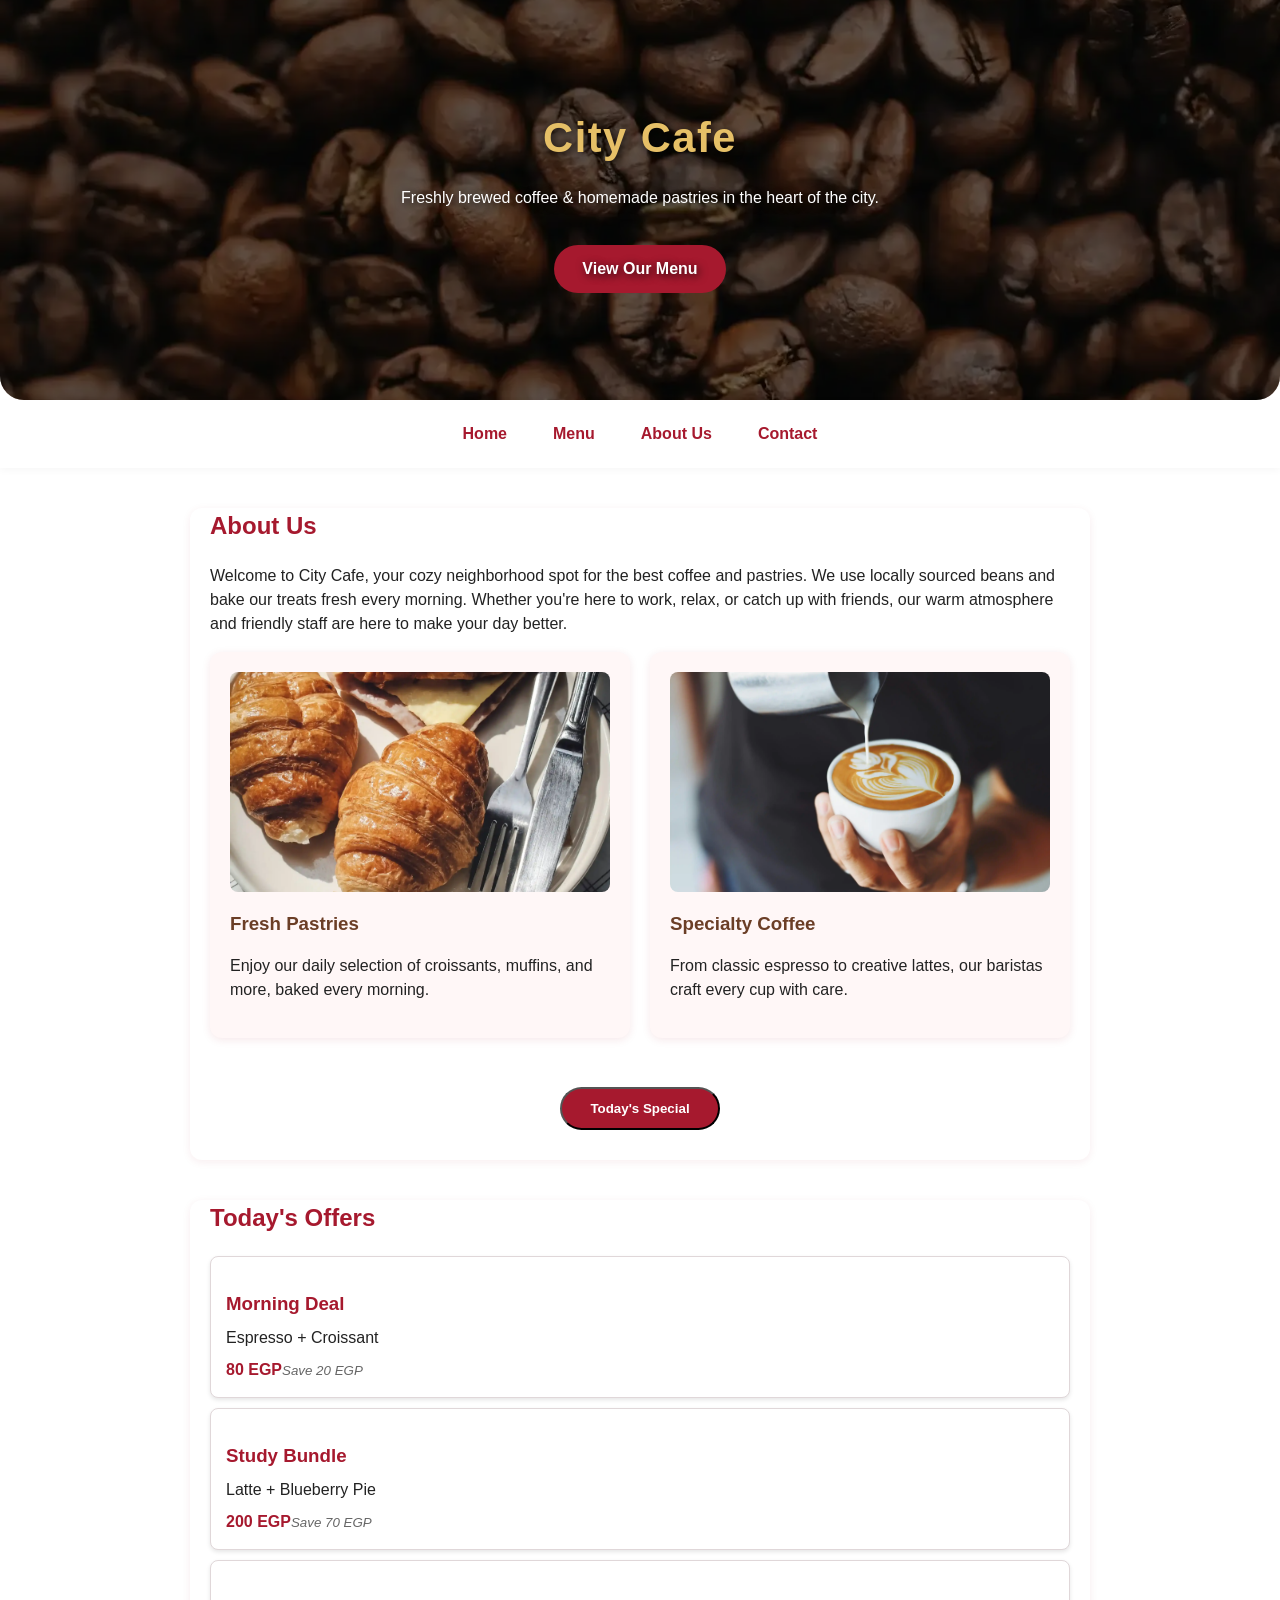
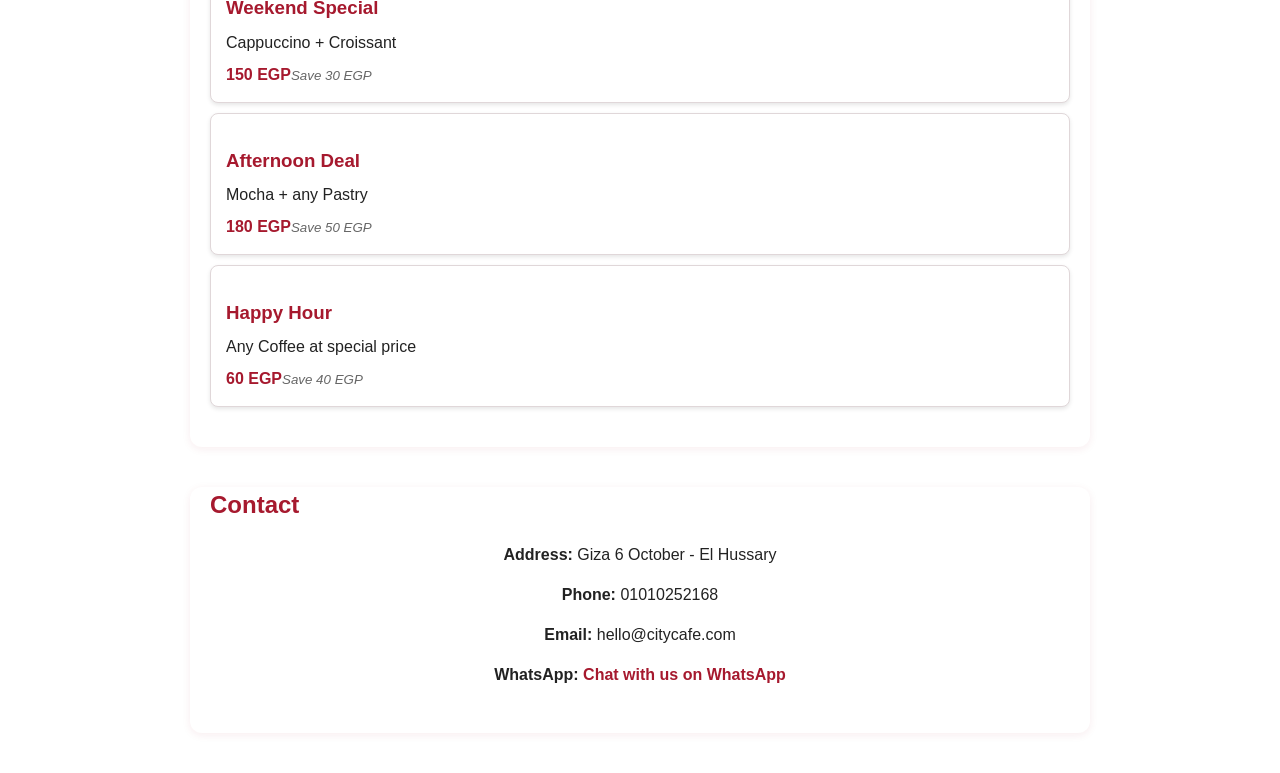
<file: index.html>
<!DOCTYPE html>
<html lang="en">

<head>
    <meta charset="UTF-8">
    <meta name="viewport" content="width=device-width, initial-scale=1.0">
    <title>City Cafe</title>
    <link rel="stylesheet" href="style.css">
</head>

<body>
    <header>
        <img src="images/pexels-polina-tankilevitch-4109748 (2) (2).webp" alt="Cafe Banner" loading="lazy">
        <div class="banner">
            <h1>City Cafe</h1>
            <p>Freshly brewed coffee & homemade pastries in the heart of the city.</p>
            <a class="banner_button" href="products.html" target="_blank">View Our Menu</a>
        </div>
    </header>
    <nav>
        <a href="index.html">Home</a>
        <a href="products.html">Menu</a>
        <a href="about.html">About Us</a>
        <a href="contact.html">Contact</a>
    </nav>
    <section id="about">

        <h2>About Us</h2>
        <p>Welcome to City Cafe, your cozy neighborhood spot for the best coffee and pastries. We use locally sourced
            beans and bake our treats fresh every morning. Whether you're here to work, relax, or catch up with friends,
            our warm atmosphere and friendly staff are here to make your day better.</p>
        <div class="cards">
            <div>
                <img src="images/montatip-lilitsanong-hU2ieCpAoDI-unsplash (2) (2).webp" alt="Coffee Beans" loading="lazy">
                <h3>Fresh Pastries</h3>
                <p>Enjoy our daily selection of croissants, muffins, and more, baked every morning.</p>
            </div>
            <div>
                <img src="images/pexels-chevanon-302899 (2) (2).webp" alt="Coffee" loading="lazy">
                <h3>Specialty Coffee</h3>
                <p>From classic espresso to creative lattes, our baristas craft every cup with care.</p>
            </div>
        </div>
        <div style="text-align: center; margin-top: 30px;">
            <button id="specialBtn" onclick="showSpecial()">Today's Special</button>
            <p id="specialText" style="display: none; margin-top: 16px;">🌟 Today's Special: Caramel Latte + Croissant
                for only 150 EGP!</p>
        </div>
    </section>

    <section id="offers">
        <h2>Today's Offers</h2>
        <div id="offersList"></div>
    </section>

    <section id="contact">
        <h2>Contact</h2>
        <div class="contact-info">
            <p><strong>Address:</strong> Giza 6 October - El Hussary</p>
            <p><strong>Phone:</strong> 01010252168</p>
            <p><strong>Email:</strong> hello@citycafe.com</p>
            <p><strong>WhatsApp:</strong> <a href="https://wa.me/201010252168" target="_blank">Chat with us on
                    WhatsApp</a></p>
        </div>
    </section>

    <script src="script.js"></script>
</body>

</html>
</file>
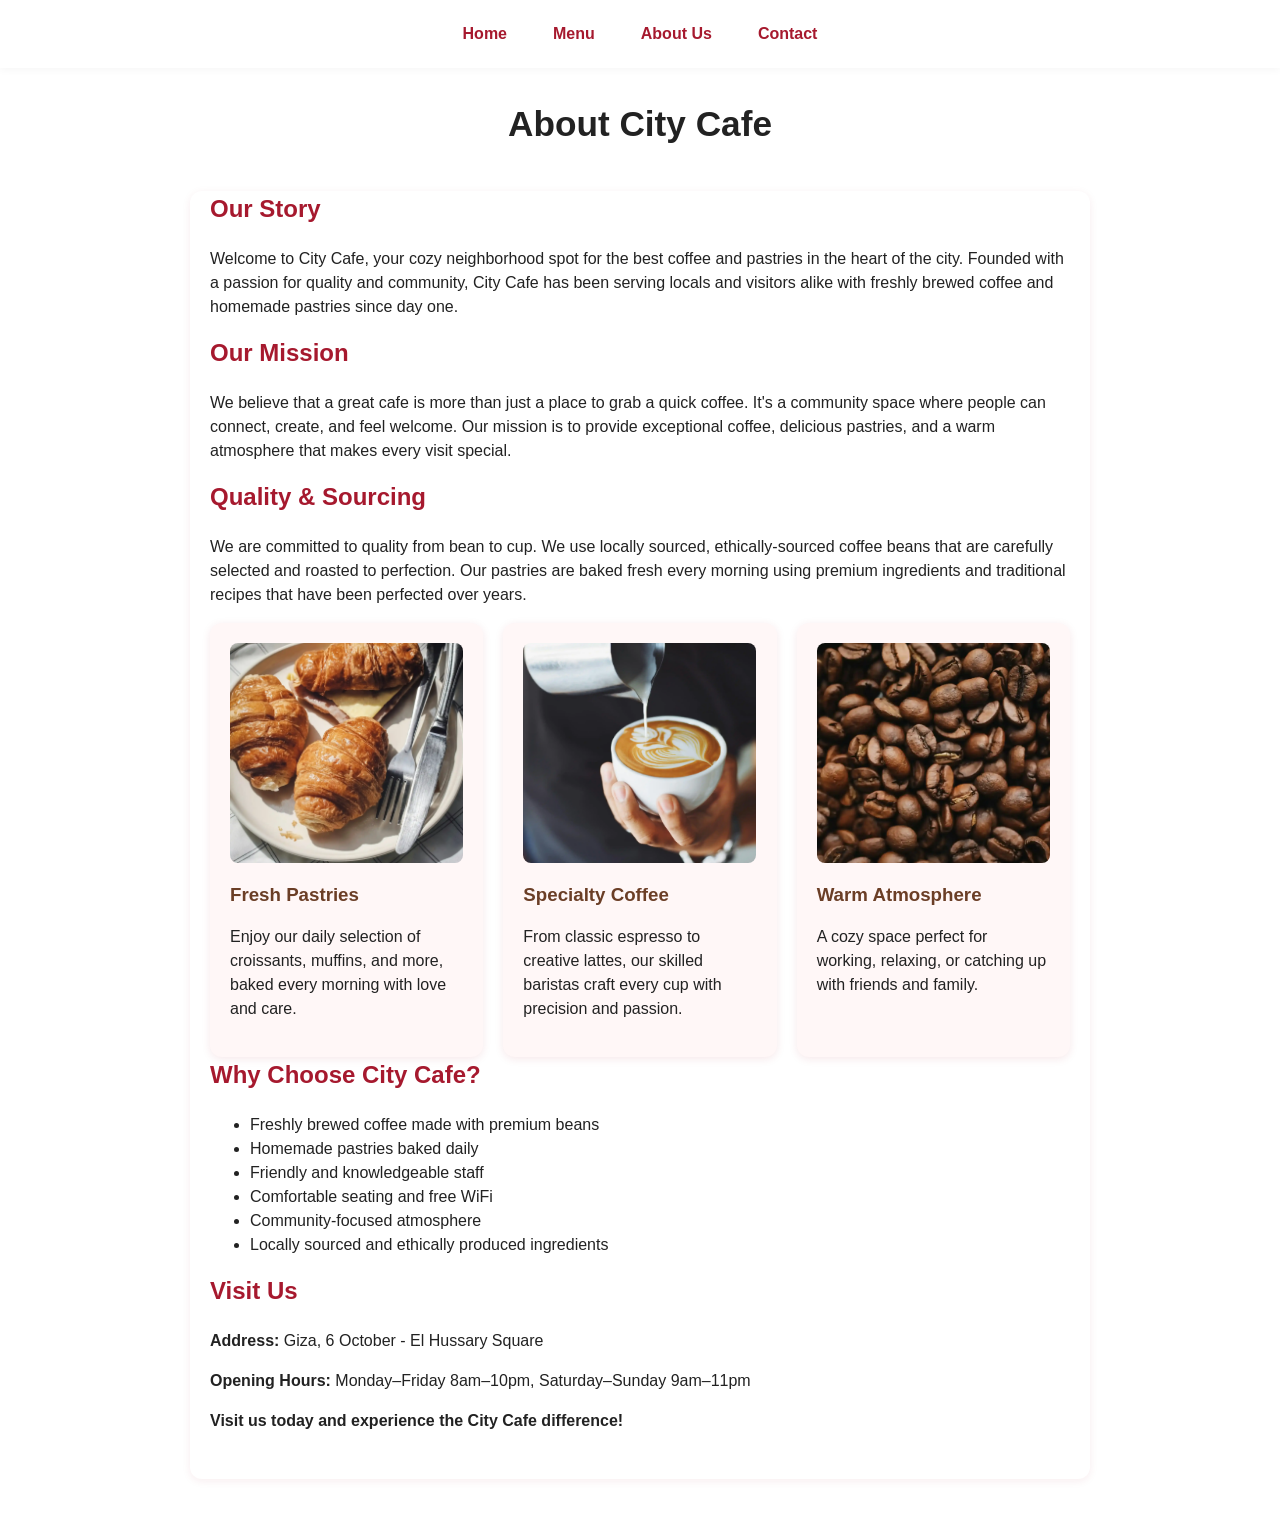
<file: about.html>
<!DOCTYPE html>
<html lang="en">

<head>
    <meta charset="UTF-8">
    <meta name="viewport" content="width=device-width, initial-scale=1.0">
    <title>About Us - City Cafe</title>
    <link rel="stylesheet" href="style.css">
</head>

<body>
    <nav>
        <a href="index.html">Home</a>
        <a href="products.html">Menu</a>
        <a href="about.html">About Us</a>
        <a href="contact.html">Contact</a>
    </nav>
    <h1>About City Cafe</h1>
    <section id="about">
        <h2>Our Story</h2>
        <p>Welcome to City Cafe, your cozy neighborhood spot for the best coffee and pastries in the heart of the city.
            Founded with a passion for quality and community, City Cafe has been serving locals and visitors alike with
            freshly brewed coffee and homemade pastries since day one.</p>

        <h2>Our Mission</h2>
        <p>We believe that a great cafe is more than just a place to grab a quick coffee. It's a community space where
            people can connect, create, and feel welcome. Our mission is to provide exceptional coffee, delicious
            pastries,
            and a warm atmosphere that makes every visit special.</p>

        <h2>Quality & Sourcing</h2>
        <p>We are committed to quality from bean to cup. We use locally sourced, ethically-sourced coffee beans that are
            carefully selected and roasted to perfection. Our pastries are baked fresh every morning using premium
            ingredients
            and traditional recipes that have been perfected over years.</p>

        <div class="cards">
            <div>
                <img src="images/montatip-lilitsanong-hU2ieCpAoDI-unsplash (2) (2).webp" alt="Fresh Pastries" loading="lazy">
                <h3>Fresh Pastries</h3>
                <p>Enjoy our daily selection of croissants, muffins, and more, baked every morning with love and care.
                </p>
            </div>
            <div>
                <img src="images/pexels-chevanon-302899 (2) (2).webp" alt="Specialty Coffee" loading="lazy">
                <h3>Specialty Coffee</h3>
                <p>From classic espresso to creative lattes, our skilled baristas craft every cup with precision and
                    passion.</p>
            </div>
            <div>
                <img src="images/pexels-polina-tankilevitch-4109748 (2) (2).webp" alt="Warm Atmosphere" loading="lazy">
                <h3>Warm Atmosphere</h3>
                <p>A cozy space perfect for working, relaxing, or catching up with friends and family.</p>
            </div>
        </div>

        <h2>Why Choose City Cafe?</h2>
        <ul>
            <li>Freshly brewed coffee made with premium beans</li>
            <li>Homemade pastries baked daily</li>
            <li>Friendly and knowledgeable staff</li>
            <li>Comfortable seating and free WiFi</li>
            <li>Community-focused atmosphere</li>
            <li>Locally sourced and ethically produced ingredients</li>
        </ul>

        <h2>Visit Us</h2>
        <p><strong>Address:</strong> Giza, 6 October - El Hussary Square</p>
        <p><strong>Opening Hours:</strong> Monday–Friday 8am–10pm, Saturday–Sunday 9am–11pm</p>

        <p><strong>Visit us today and experience the City Cafe difference!</strong></p>
    </section>
</body>

</html>
</file>
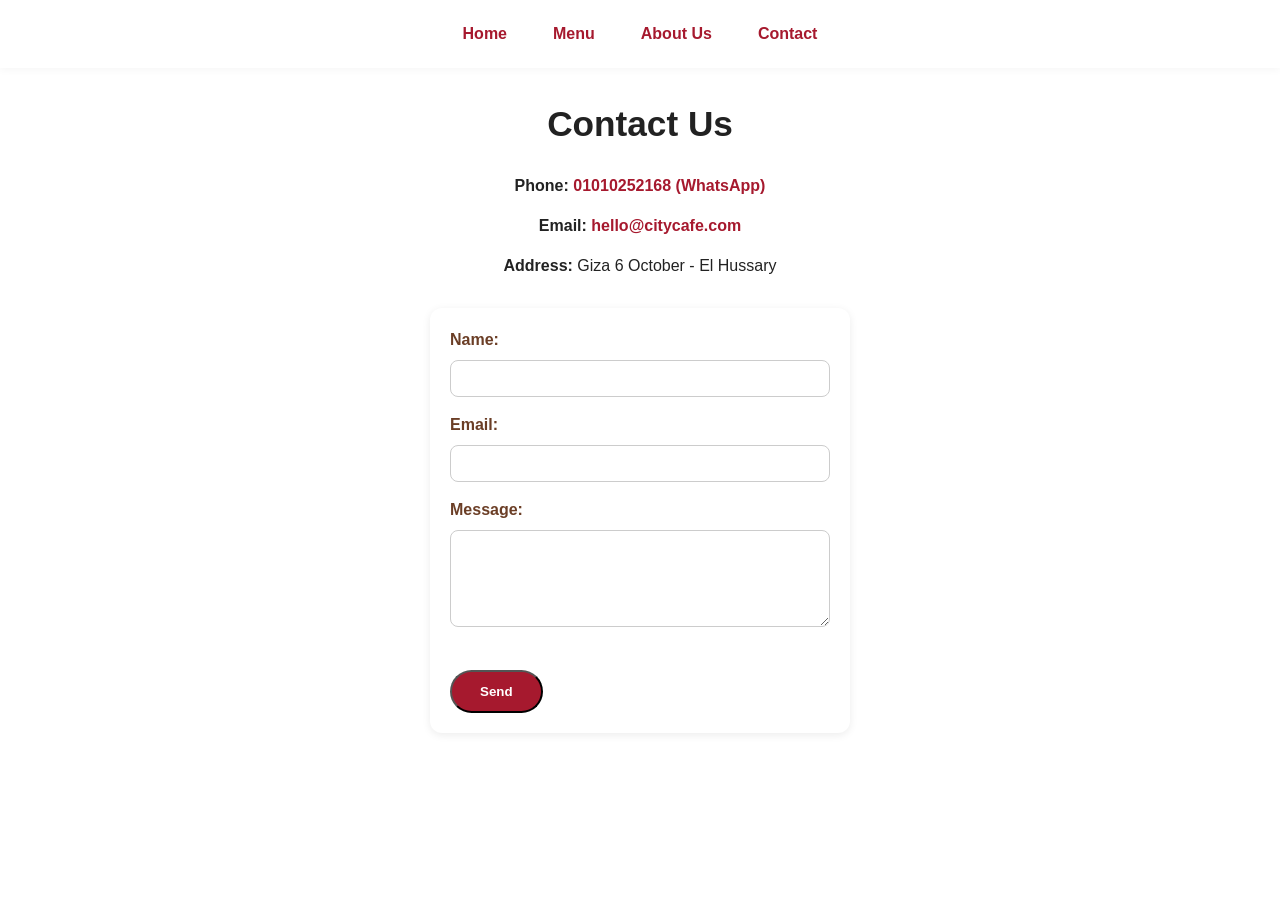
<file: contact.html>
<!DOCTYPE html>
<html lang="en">

<head>
    <meta charset="UTF-8">
    <meta name="viewport" content="width=device-width, initial-scale=1.0">
    <title>Contact - City Cafe</title>
    <link rel="stylesheet" href="style.css">
</head>

<body>
    <nav>
        <a href="index.html">Home</a>
        <a href="products.html">Menu</a>
        <a href="about.html">About Us</a>
        <a href="contact.html">Contact</a>
    </nav>
    <h1>Contact Us</h1>
    <div class="contact-info">
        <p><strong>Phone:</strong> <a href="https://wa.me/201010252168" target="_blank">01010252168 (WhatsApp)</a></p>
        <p><strong>Email:</strong> <a href="mailto:hello@citycafe.com">hello@citycafe.com</a></p>
        <p><strong>Address:</strong> Giza 6 October - El Hussary</p>
    </div>
    <form onsubmit="return validateForm()">
        <label for="name">Name:</label>
        <input type="text" id="name" name="name">
        <span class="error" id="nameError">Name is required.</span>
        <label for="email">Email:</label>
        <input type="email" id="email" name="email">
        <span class="error" id="emailError">Email is required.</span>
        <label for="message">Message:</label>
        <textarea rows="5" id="message" name="message"></textarea>
        <span class="error" id="messageError">Message is required.</span>
        <button type="submit">Send</button>
    </form>
    <script src="script.js"></script>
</body>

</html>
</file>
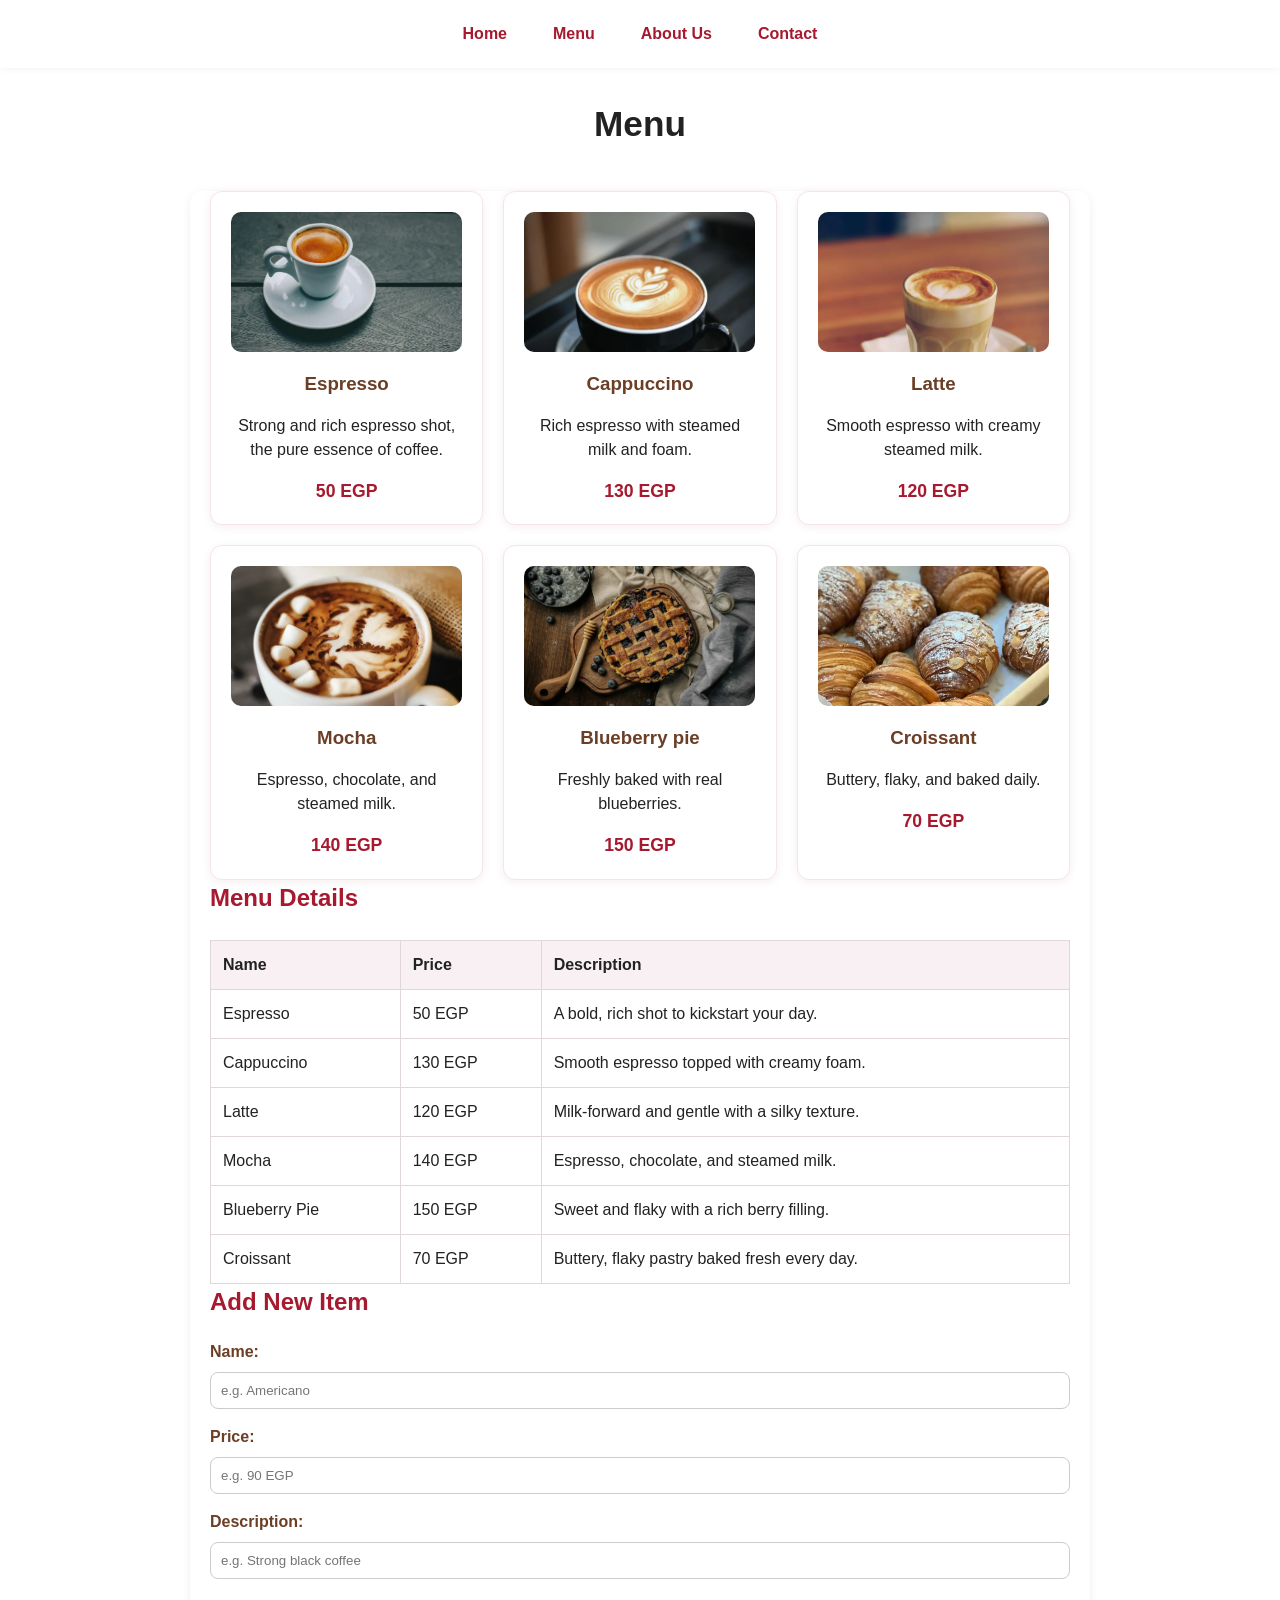
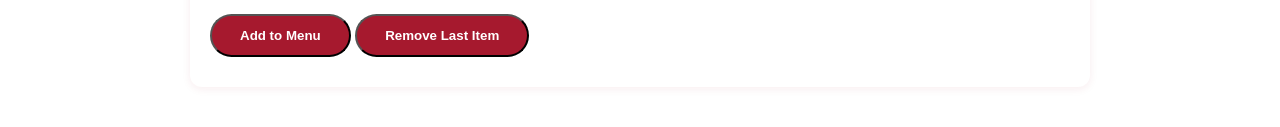
<file: products.html>
<!DOCTYPE html>
<html lang="en">

<head>
    <meta charset="UTF-8">
    <meta name="viewport" content="width=device-width, initial-scale=1.0">
    <title>Menu - City Cafe</title>
    <link rel="stylesheet" href="style.css">
</head>

<body>
    <nav>
        <a href="index.html">Home</a>
        <a href="products.html">Menu</a>
        <a href="about.html">About Us</a>
        <a href="contact.html">Contact</a>
    </nav>
    <h1>Menu</h1>
    <section id="menu">
        <div class="menu">
            <div class="menu-item">
                <img src="images/pexels-victorfreitas-685527 (2) (2).webp" alt="Espresso" loading="lazy">
                <h3>Espresso</h3>
                <p>Strong and rich espresso shot, the pure essence of coffee.</p>
                <span>50 EGP</span>
            </div>
            <div class="menu-item">
                <img src="images/pexels-chevanon-312418 (2) (2).webp" alt="Cappuccino" loading="lazy">
                <h3>Cappuccino</h3>
                <p>Rich espresso with steamed milk and foam.</p>
                <span>130 EGP</span>
            </div>
            <div class="menu-item">
                <img src="images/pexels-chevanon-302900 (2) (2).webp" alt="Latte" loading="lazy">
                <h3>Latte</h3>
                <p>Smooth espresso with creamy steamed milk.</p>
                <span>120 EGP</span>
            </div>
            <div class="menu-item">
                <img src="images/pexels-fallon-michael-1928485-3551717 (2) (2).webp" alt="Mocha" loading="lazy">
                <h3>Mocha</h3>
                <p>Espresso, chocolate, and steamed milk.</p>
                <span>140 EGP</span>
            </div>
            <div class="menu-item">
                <img src="images/pexels-293447046-13471477 (2) (2).webp" alt="Blueberry Muffin" loading="lazy">
                <h3>Blueberry pie</h3>
                <p>Freshly baked with real blueberries.</p>
                <span>150 EGP</span>
            </div>
            <div class="menu-item">
                <img src="images/pexels-planka-24838082 (2) (2).webp" alt="Croissant" loading="lazy">
                <h3>Croissant</h3>
                <p>Buttery, flaky, and baked daily.</p>
                <span>70 EGP</span>
            </div>
        </div>
        
        <h2>Menu Details</h2>
        <table class="menu-table">
            <thead>
                <tr>
                    <th>Name</th>
                    <th>Price</th>
                    <th>Description</th>
                </tr>
            </thead>
            <tbody id="menuTableBody"></tbody>
        </table> 
        <h2>Add New Item</h2>
        <label for="newName">Name:</label>
        <input type="text" id="newName" placeholder="e.g. Americano">
        <label for="newPrice">Price:</label>
        <input type="text" id="newPrice" placeholder="e.g. 90 EGP">
        <label for="newDescription">Description:</label>
        <input type="text" id="newDescription" placeholder="e.g. Strong black coffee">
        <button onclick="addProduct()">Add to Menu</button>
        <button onclick="removeLastProduct()">Remove Last Item</button>
       
    <!-- </section>
    <section id="apiSection">
        <h2>Menu Details (from API)</h2>
        <table class="menu-table">
            <thead>
                <tr>
                    <th>Name</th>
                    <th>Price</th>
                    <th>Description</th>
                </tr>
            </thead>
            <tbody id="apiTableBody"></tbody>
        </table>

        <h2>Add New Item</h2>
        <label for="newName">Name:</label>
        <input type="text" id="newName" placeholder="e.g. Americano">
        <label for="newPrice">Price:</label>
        <input type="text" id="newPrice" placeholder="e.g. 90 EGP">
        <label for="newDescription">Description:</label>
        <input type="text" id="newDescription" placeholder="e.g. Strong black coffee">
        <button onclick="addProduct()">Add to Menu</button>
        <button onclick="removeLastProduct()">Remove Last Item</button>
    </section> -->
    <script src="script.js"></script>
</body>

</html>
</file>
<file: style.css>
:root {
    --costa-red: #a6192e;
    --costa-brown: #6b3e26;
    --costa-gold: #e6c067;
    --costa-bg: #fff;
    --costa-text: #222;
}

* {
    box-sizing: border-box;
}

body {
    font-family: 'Segoe UI', Arial, sans-serif;
    margin: 0;
    padding: 0;
    background: var(--costa-bg);
    color: var(--costa-text);
    line-height: 1.5;
}

/* Image Performance Optimization */
img {
    display: block;
    width: 100%;
    height: auto;
    max-width: 100%;
}

header {
    position: relative;
    overflow: hidden;
    min-height: 260px;
}

header img {
    width: 100%;
    max-height: 400px;
    object-fit: cover;
    border-radius: 0 0 24px 24px;
    /* Performance: Enable GPU acceleration and optimize rendering */
    will-change: contents;
    contain: layout style paint;
}

.banner {
    position: absolute;
    top: 0;
    left: 0;
    width: 100%;
    height: 100%;
    padding: 24px;
    background: rgba(0, 0, 0, 0.55);
    border-radius: 0 0 24px 24px;
    text-align: center;
    color: #fff;
    text-shadow: 2px 2px 8px rgba(0, 0, 0, 0.8);
    display: flex;
    flex-direction: column;
    justify-content: center;
    align-items: center;
}

header h1 {
    color: var(--costa-gold);
    margin: 0;
    font-size: 2.6rem;
    letter-spacing: 1.5px;
}

a {
    color: var(--costa-red);
    text-decoration: none;
}

a:hover {
    text-decoration: underline;
}

nav {
    background: var(--costa-bg);
    box-shadow: 0 2px 8px rgba(0, 0, 0, 0.04);
    display: flex;
    justify-content: center;
    gap: 18px;
    padding: 16px 0;
    position: sticky;
    top: 0;
    z-index: 10;
}

nav a {
    font-weight: 600;
    padding: 6px 14px;
    border-radius: 18px;
    transition: background 0.2s;

}

nav a:hover {
    background: var(--costa-red);
    color: #fff;
    text-decoration: none;
}

section {
    max-width: 900px;
    margin: 40px auto;
    padding: 0 20px 30px;
    background: #fff;
    border-radius: 12px;
    box-shadow: 0 2px 8px rgba(166, 25, 46, 0.08);
}

h1 {
    text-align: center;
    margin-top: 30px;
    font-size: 2.2rem;
}

h2 {
    color: var(--costa-red);
    margin: 0 0 20px;
}

h3 {
    margin: 18px 0 8px;
    color: var(--costa-brown);
}

.banner_button,
button {
    display: inline-block;
    margin-top: 1.2rem;
    padding: 12px 28px;
    background: var(--costa-red);
    color: #fff;
    border-radius: 999px;
    font-weight: 700;
    transition: background 0.2s ease;

}

button:hover {
    background: var(--costa-brown);
}

.cards {
    display: flex;
    flex-wrap: wrap;
    gap: 20px;
    justify-content: center;
}

.cards>div {
    flex: 1 1 220px;
    background: #fff7f7;
    border-radius: 12px;
    padding: 20px;
    box-shadow: 0 2px 8px rgba(166, 25, 46, 0.1);
}

.cards img {
    width: 100%;
    height: 220px;
    object-fit: cover;
    border-radius: 8px;
    /* Performance: Optimize image loading */
    aspect-ratio: 1;
    contain: layout style paint;
}

.menu {
    display: grid;
    grid-template-columns: repeat(auto-fit, minmax(220px, 1fr));
    gap: 20px;
}

.menu-item {
    background: #fff;
    border-radius: 12px;
    box-shadow: 0 2px 8px rgba(166, 25, 46, 0.08);
    padding: 20px;
    text-align: center;
    border: 1px solid #f3e6e8;
}

.menu-item img {
    width: 100%;
    height: 140px;
    object-fit: cover;
    border-radius: 10px;
    margin-bottom: 16px;
    /* Performance: Optimize image loading and rendering */
    aspect-ratio: 1.57;
    contain: layout style paint;
}

.menu-item:hover {
    box-shadow: 0 4px 16px rgba(166, 25, 46, 0.15);
    border-color: var(--costa-gold);
}

.menu-item span {
    font-weight: bold;
    color: var(--costa-red);
    font-size: 1.1em;
}

.menu-table {
    width: 100%;
    border-collapse: collapse;
    margin-top: 24px;
}

.menu-table th,
.menu-table td {
    padding: 12px;
    border: 1px solid #e0d7d9;
    text-align: left;
}

.menu-table th {
    background: #f8f0f2;
}

.contact-info {
    max-width: 420px;
    margin: 0 auto;
    text-align: center;
}

.contact-info a {
    color: var(--costa-red);
    font-weight: 600;
}

form {
    max-width: 420px;
    margin: 30px auto 50px;
    padding: 20px;
    background: #fff;
    border-radius: 12px;
    box-shadow: 0 2px 8px rgba(0, 0, 0, 0.08);
}

label {
    display: block;
    margin-bottom: 8px;
    color: var(--costa-brown);
    font-weight: 600;
}

input,
textarea {
    width: 100%;
    padding: 10px;
    margin-bottom: 16px;
    border: 1px solid #ccc;
    border-radius: 8px;
}

.error {
    display: none;
    color: var(--costa-red);
    font-size: 0.85rem;
    margin-top: -12px;
    margin-bottom: 12px;
}

@media (max-width: 720px) {
    header .overlay {
        position: static;
        transform: none;
        margin: -120px auto 0;
    }

    nav {
        gap: 10px;
        flex-wrap: wrap;
    }

    section {
        margin: 24px auto;
    }

    .cards {
        flex-direction: column;
    }
}

.offer-item {
    background: #fff;
    border: 1px solid #e0d7d9;
    border-radius: 8px;
    padding: 15px;
    margin: 10px 0;
    box-shadow: 0 2px 4px rgba(0, 0, 0, 0.1);
}

.offer-item h3 {
    color: var(--costa-red);
    margin-bottom: 8px;
}

.offer-item p {
    margin: 8px 0;
}

.offer-item span {
    font-weight: bold;
    color: var(--costa-red);
}

.offer-item small {
    color: #666;
    font-style: italic;
}
</file>
